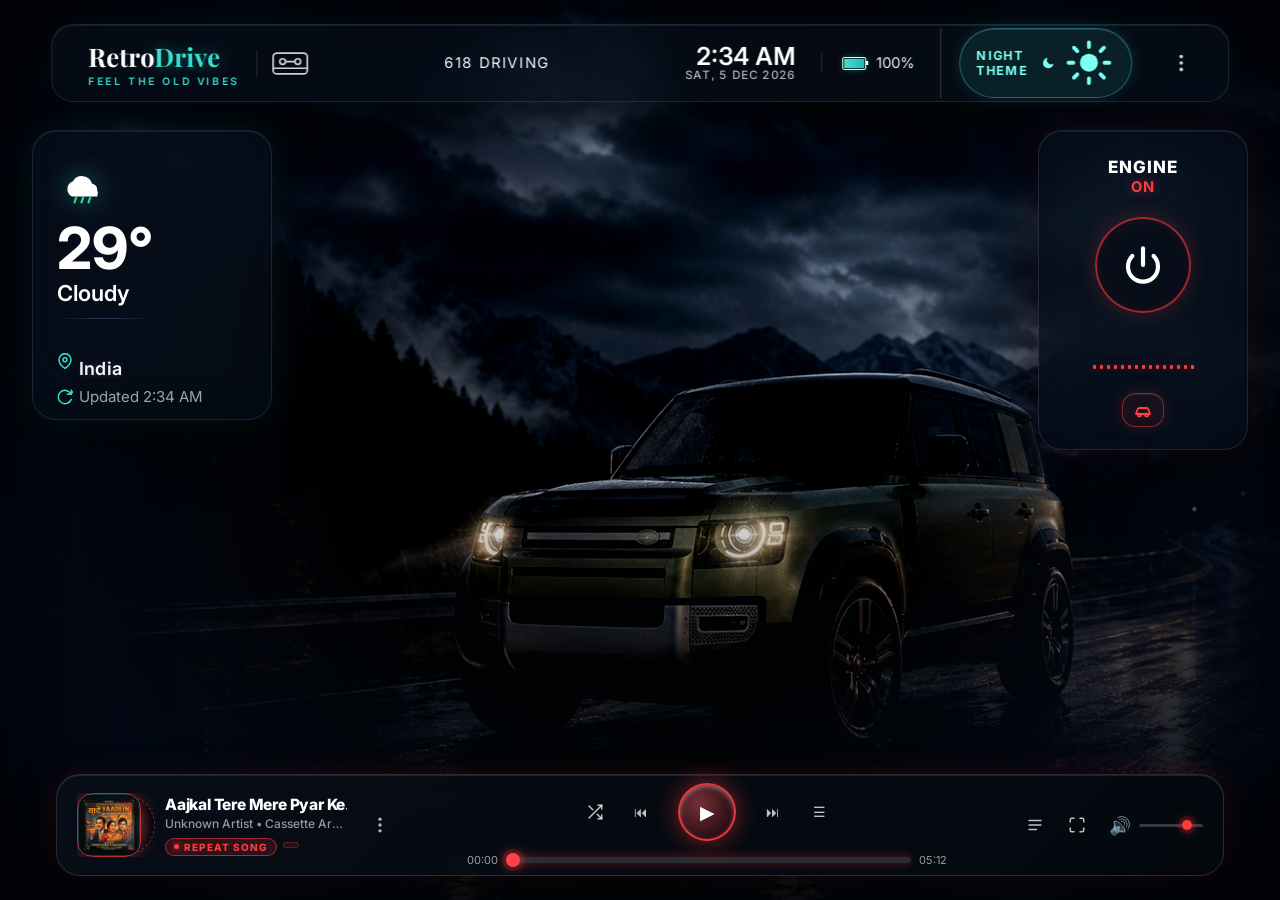
<file: index.html>
﻿<!DOCTYPE html>
<html lang="en">

<head>
  <!-- Google tag (gtag.js) -->
  <script async src="https://www.googletagmanager.com/gtag/js?id=G-3RVC4DVHZZ"></script>
  <script>
    window.dataLayer = window.dataLayer || [];
    function gtag() { dataLayer.push(arguments); }
    gtag('js', new Date());

    gtag('config', 'G-3RVC4DVHZZ');
  </script>
  <meta charset="UTF-8">
  <meta name="viewport" content="width=device-width, initial-scale=1.0, viewport-fit=cover, interactive-widget=resizes-content">
  <title>RetroDrive Defender &#8211; Cinematic Retro Music Experience</title>
  <meta name="description"
    content="A premium cinematic website. Late-night highway drive in a real olive green Land Rover Defender while retro old Hindi songs play. Luxury automotive ad meets cassette-era music.">
  <link rel="preconnect" href="https://fonts.googleapis.com">
  <link rel="preconnect" href="https://fonts.gstatic.com" crossorigin>
  <link rel="preconnect" href="https://yahvtknxmmanxaepxzry.supabase.co">
  <link rel="preconnect" href="https://api.open-meteo.com">
  <link rel="preconnect" href="https://geocoding-api.open-meteo.com">
  <link rel="preconnect" href="https://ipwho.is" crossorigin>
  <link rel="preload" as="style"
    href="https://fonts.googleapis.com/css2?family=Cormorant+Garamond:ital,wght@0,400;0,600;0,700;1,400&family=Playfair+Display:ital,wght@0,400;0,600;0,700;1,400&family=Inter:wght@300;400;500;600;700&family=Poppins:wght@300;400;500;600;700&display=swap">
  <link
    href="https://fonts.googleapis.com/css2?family=Cormorant+Garamond:ital,wght@0,400;0,600;0,700;1,400&family=Playfair+Display:ital,wght@0,400;0,600;0,700;1,400&family=Inter:wght@300;400;500;600;700&family=Poppins:wght@300;400;500;600;700&display=swap"
    rel="stylesheet" media="print" onload="this.media='all'">
  <noscript>
    <link rel="stylesheet"
      href="https://fonts.googleapis.com/css2?family=Cormorant+Garamond:ital,wght@0,400;0,600;0,700;1,400&family=Playfair+Display:ital,wght@0,400;0,600;0,700;1,400&family=Inter:wght@300;400;500;600;700&family=Poppins:wght@300;400;500;600;700&display=swap">
  </noscript>
  <link rel="preload" as="image" href="assets/cinematic-defender-hero.png" fetchpriority="high">
  <link rel="preload" as="image" href="assets/album-placeholder.png">
  <link rel="icon" href="data:,">
  <link rel="stylesheet" href="css/main.css">
  <link rel="stylesheet" href="css/drive-profile.css">
</head>

<body data-auto-track-open="true">
  <audio id="audio" preload="auto"></audio>

  <!-- LOADING OVERLAY -->
  <div id="loading-overlay" class="loading-overlay">
    <div class="loading-spinner"></div>
    <div class="loading-text">Loading playlist...</div>
  </div>

  <div id="scene">
    <div class="stars-bg"><canvas id="stars-canvas"></canvas></div>
    <div id="hero-backdrop" aria-hidden="true"></div>
    <div id="road-reflect" aria-hidden="true"></div>
    <div id="mtn-layer" aria-hidden="true"></div>
    <div id="sport-ambient" class="sport-ambient" aria-hidden="true"></div>
    <div id="sport-bloom" class="sport-bloom" aria-hidden="true"></div>
    <div id="sport-car-fx" aria-hidden="true"></div>
    <div id="sport-frame" aria-hidden="true"></div>
    <div id="mobile-car-hero" aria-hidden="true">
      <img id="mobile-car-hero-img" src="assets/cinematic-defender-hero.png" alt="" draggable="false" loading="eager"
        decoding="async" />
    </div>
    <canvas id="webgl-canvas"></canvas>

    <canvas id="dust-canvas"></canvas>
    <div class="fog-layer"></div>
    <canvas id="grain-canvas"></canvas>
    <div class="vignette"></div>

    <canvas id="rain-canvas"></canvas>

    <!-- TOP HUD -->
    <div id="top-hud" class="panel">
      <div id="hud-run-strip" class="hud-run-strip" aria-hidden="true"></div>
      <div class="top-left-logo">
        <div>
          <div class="logo-title">Retro<span>Drive</span></div>
          <div class="logo-sub">Feel the Old Vibes</div>
        </div>
        <svg class="cassette-hud-icon" viewBox="0 0 40 26" fill="none" stroke="currentColor" stroke-width="1.8"
          stroke-linecap="round" stroke-linejoin="round">
          <rect x="2" y="2" width="36" height="22" rx="4" />
          <line x1="2" y1="18" x2="38" y2="18" />
          <circle cx="12" cy="11" r="3" />
          <circle cx="28" cy="11" r="3" />
          <path d="M16 11h8" />
        </svg>
      </div>

      <button class="car-selector-btn hud-car-btn" id="hud-car-btn" type="button" onclick="toggleCarSelector(event)"
        aria-label="Select car">
        <svg viewBox="0 0 24 24" fill="none" aria-hidden="true">
          <path d="M5 16h14l-1.5-4.5A2.2 2.2 0 0 0 15.4 10H8.6a2.2 2.2 0 0 0-2.1 1.5L5 16Z" stroke="currentColor"
            stroke-width="1.8" stroke-linejoin="round" />
          <path
            d="M7 16v2M17 16v2M8.5 18.5a1.5 1.5 0 1 0 0-3 1.5 1.5 0 0 0 0 3ZM15.5 18.5a1.5 1.5 0 1 0 0-3 1.5 1.5 0 0 0 0 3Z"
            stroke="currentColor" stroke-width="1.8" stroke-linecap="round" />
        </svg>
      </button>

      <div class="driver-count" aria-live="polite">
        <div class="driver-count-inner">
          <span class="driver-dot"></span>
          <span id="driver-count-text">620 DRIVING</span>
        </div>
        <span class="driver-clock" id="driver-clock">3:24 PM</span>
      </div>

      <div class="top-right-telemetry">
        <div class="clock-box">
          <div class="clock-time" id="clock">10:45 PM</div>
          <div class="clock-date" id="date-lbl">FRI, 23 MAY 2025</div>
        </div>
        <div class="battery-box">
          <div class="battery-icon-fill">
            <div class="battery-level"></div>
          </div>
          <span id="battery-text">--%</span>
        </div>
        <div class="mode-controls">
          <label class="mode-chip" title="Switch the overall theme">
            <span id="theme-mode-label">NIGHT THEME</span>
            <input id="theme-mode-toggle" type="checkbox" onchange="toggleThemeMode(this.checked)">
            <svg class="moon-icon" viewBox="0 0 24 24" fill="currentColor">
              <path d="M21 12.79A9 9 0 1 1 11.21 3 7 7 0 0 0 21 12.79z" />
            </svg>
            <svg class="sun-icon" viewBox="0 0 24 24" fill="currentColor">
              <circle cx="12" cy="12" r="4.2" />
              <path
                d="M12 2.5v2.2M12 19.3v2.2M2.5 12h2.2M19.3 12h2.2M5 5l1.55 1.55M17.45 17.45L19 19M19 5l-1.55 1.55M6.55 17.45L5 19"
                stroke="currentColor" stroke-width="1.8" stroke-linecap="round" fill="none" />
            </svg>
          </label>
        </div>
        <!-- Header Menu Icon -->
        <svg class="header-menu-icon" viewBox="0 0 24 24" fill="currentColor">
          <circle cx="12" cy="5" r="2" />
          <circle cx="12" cy="12" r="2" />
          <circle cx="12" cy="19" r="2" />
        </svg>
      </div>
    </div>

    <!-- WEATHER WIDGET -->
    <div id="default-weather-card" class="panel">
      <div class="weather-icon-container">
        <svg class="weather-cloud-svg" viewBox="0 0 64 64">
          <path d="M46 38a8 8 0 0 0-6.06-7.73 12 12 0 0 0-21.7-2.65 9.5 9.5 0 0 0-1.24 17.38h29a8 8 0 0 0 0-7z"
            fill="#ffffff" />
          <line x1="22" y1="46" x2="20" y2="52" stroke="var(--accent)" stroke-width="2.5" stroke-linecap="round" />
          <line x1="30" y1="46" x2="28" y2="52" stroke="var(--accent)" stroke-width="2.5" stroke-linecap="round" />
          <line x1="38" y1="46" x2="36" y2="52" stroke="var(--accent)" stroke-width="2.5" stroke-linecap="round" />
        </svg>
      </div>
      <div class="weather-info">
        <div class="default-weather-temp">29&deg;</div>
        <div class="default-weather-desc">Partly cloudy</div>
      </div>
      <div class="weather-meta">
        <div class="weather-meta-item location-item" title="Tap to re-check your location">
          <svg class="pin-icon" viewBox="0 0 24 24" fill="none" stroke="var(--accent)" stroke-width="2.2"
            stroke-linecap="round" stroke-linejoin="round">
            <path d="M21 10c0 7-9 13-9 13s-9-6-9-13a9 9 0 0 1 18 0z" />
            <circle cx="12" cy="10" r="3" />
          </svg>
          <span class="default-weather-city">Phaltan</span>
        </div>
        <div class="weather-meta-item update-item">
          <svg class="refresh-icon" viewBox="0 0 24 24" fill="none" stroke="var(--accent)" stroke-width="2.2"
            stroke-linecap="round" stroke-linejoin="round">
            <path d="M21.5 2v6h-6M21.34 15.57a10 10 0 1 1-.57-8.38l5.67-5.67" />
          </svg>
          <span>Updated 3:23 PM</span>
        </div>
      </div>
    </div>

    <!-- ENGINE CARD -->
    <div id="engine-side-card" class="panel">
      <div class="engine-side-title">ENGINE <span id="engine-side-state" class="engine-side-state">ON</span></div>
      <button class="engine-side-power" id="engine-power-btn" type="button" onclick="toggleEngineSound()"
        aria-label="Toggle engine sound">
        <svg viewBox="0 0 24 24" fill="none" stroke="currentColor" stroke-width="2.5" stroke-linecap="round"
          stroke-linejoin="round" style="width: 40px; height: 40px;">
          <path d="M18.36 6.64a9 9 0 1 1-12.73 0"></path>
          <line x1="12" y1="2" x2="12" y2="12"></line>
        </svg>
      </button>

      <!-- Engine Waveform visualizer -->
      <div class="engine-waveform active" id="engine-waveform">
        <span class="wave-bar"></span>
        <span class="wave-bar"></span>
        <span class="wave-bar"></span>
        <span class="wave-bar"></span>
        <span class="wave-bar"></span>
        <span class="wave-bar"></span>
        <span class="wave-bar"></span>
        <span class="wave-bar"></span>
        <span class="wave-bar"></span>
        <span class="wave-bar"></span>
        <span class="wave-bar"></span>
        <span class="wave-bar"></span>
        <span class="wave-bar"></span>
        <span class="wave-bar"></span>
        <span class="wave-bar"></span>
      </div>

      <!-- Sport Mode rocket quick-exit: lives inside the Engine card beneath
           the waveform. Hidden completely while Sport Mode is OFF; shown as a
           glass circle with a red glow while ON. Clicking exits Sport Mode. -->
      <button class="sport-rocket-btn" id="sport-rocket-btn" type="button" aria-label="Turn off Sport Mode"
        title="Sport Mode">
        <svg viewBox="0 0 24 24" fill="none" stroke="currentColor" stroke-width="1.8" stroke-linecap="round"
          stroke-linejoin="round" aria-hidden="true">
          <path d="M4.5 16.5c-1.5 1.26-2 5-2 5s3.74-.5 5-2c.71-.84.7-2.13-.09-2.91a2.18 2.18 0 0 0-2.91-.09z" />
          <path d="M12 15l-3-3a22 22 0 0 1 2-3.95A12.88 12.88 0 0 1 22 2c0 2.72-.78 7.5-6 11a22.35 22.35 0 0 1-4 2z" />
          <path d="M9 12H4s.55-3.03 2-4c1.62-1.08 5 0 5 0" />
          <path d="M12 15v5s3.03-.55 4-2c1.08-1.62 0-5 0-5" />
        </svg>
      </button>

      <button class="car-selector-btn" id="car-selector-btn" type="button" onclick="toggleCarSelector(event)"
        aria-label="Select car">
        <svg viewBox="0 0 24 24" fill="none" aria-hidden="true">
          <path d="M5 16h14l-1.5-4.5A2.2 2.2 0 0 0 15.4 10H8.6a2.2 2.2 0 0 0-2.1 1.5L5 16Z" stroke="currentColor"
            stroke-width="1.8" stroke-linejoin="round" />
          <path
            d="M7 16v2M17 16v2M8.5 18.5a1.5 1.5 0 1 0 0-3 1.5 1.5 0 0 0 0 3ZM15.5 18.5a1.5 1.5 0 1 0 0-3 1.5 1.5 0 0 0 0 3Z"
            stroke="currentColor" stroke-width="1.8" stroke-linecap="round" />
        </svg>
      </button>
    </div>

    <button class="car-selector-btn engine-car-btn" id="engine-car-btn" type="button" onclick="toggleCarSelector(event)"
      aria-label="Select car">
      <svg viewBox="0 0 24 24" fill="none" aria-hidden="true">
        <path d="M5 16h14l-1.5-4.5A2.2 2.2 0 0 0 15.4 10H8.6a2.2 2.2 0 0 0-2.1 1.5L5 16Z" stroke="currentColor"
          stroke-width="1.8" stroke-linejoin="round" />
        <path
          d="M7 16v2M17 16v2M8.5 18.5a1.5 1.5 0 1 0 0-3 1.5 1.5 0 0 0 0 3ZM15.5 18.5a1.5 1.5 0 1 0 0-3 1.5 1.5 0 0 0 0 3Z"
          stroke="currentColor" stroke-width="1.8" stroke-linecap="round" />
      </svg>
    </button>

    <aside id="car-selector-popup" aria-label="Car selector">
      <div class="car-sheet-title">CHOOSE YOUR RIDE</div>
      <div id="car-selector-list"></div>
      <div class="car-sheet-actions">
        <button type="button" class="car-sheet-btn" onclick="closeCarSelector()">Cancel</button>
        <button type="button" class="car-sheet-btn car-sheet-btn-primary" onclick="confirmCarSelection()">Select
          Car</button>
      </div>
    </aside>

    <aside id="pl-tray" aria-label="Playlist">
      <div id="pl-tray-inner"></div>
    </aside>

    <!-- BOTTOM MUSIC PLAYER -->
    <div id="bottom-container" class="panel">
      <!-- Premium animated FX: ambient red glow, glass shine sweep, glossy neon border -->
      <div id="player-glow" class="player-fx"></div>
      <div id="player-shine" class="player-fx"></div>
      <div id="player-neon" class="player-fx"></div>
      <div class="player-track-info">
        <div class="player-album-cover-wrap">
          <img class="player-album-cover" src="assets/album-placeholder.png" alt="Album Cover" id="album-cover-img"
            width="64" height="64" loading="eager" decoding="async"
            onerror="this.onerror=null;this.src='assets/album-placeholder.png';">
          <div class="player-vinyl-disc" id="vinyl"></div>
        </div>
        <div class="player-title-artist">
          <div class="player-song-title">
            <span id="now-title">Aajkal Tere Mere Pyar Ke...</span>
            <button class="heart-btn" title="Add to Favorites">&#9825;</button>
          </div>
          <div class="player-song-artist" id="now-artist">Unknown Artist &bull; Cassette Archive</div>
          <div class="player-badges">
            <span class="player-badge" id="repeat-indicator"><span class="repeat-dot"></span>REPEAT SONG</span>
            <span class="player-badge" id="sleep-countdown" hidden></span>
          </div>
        </div>
        <!-- Player Menu Icon (three-dot luxury control panel) -->
        <button class="player-menu-icon" type="button" onclick="togglePlayerMenu(event)" aria-label="Player menu"
          title="Player menu">
          <svg viewBox="0 0 24 24" fill="currentColor">
            <circle cx="12" cy="5" r="2" />
            <circle cx="12" cy="12" r="2" />
            <circle cx="12" cy="19" r="2" />
          </svg>
        </button>
      </div>

      <div class="player-controls-wrap">
        <div class="player-btn-row">
          <button class="player-btn" id="btn-shuf2" title="Shuffle" aria-label="Shuffle" onclick="toggleShuf()">
            <svg viewBox="0 0 24 24" fill="none" stroke="currentColor" stroke-width="2" stroke-linecap="round"
              stroke-linejoin="round" style="width: 18px; height: 18px; display: block; margin: auto;">
              <polyline points="16 3 21 3 21 8"></polyline>
              <line x1="4" y1="20" x2="21" y2="3"></line>
              <polyline points="21 16 21 21 16 21"></polyline>
              <line x1="15" y1="15" x2="21" y2="21"></line>
              <line x1="4" y1="4" x2="9" y2="9"></line>
            </svg>
          </button>
          <button class="player-btn" title="Previous" aria-label="Previous track" onclick="prevTrack()">&#9198;</button>
          <button class="player-btn player-play-btn" id="btn-pp" title="Play/Pause" aria-label="Play or pause"
            onclick="togglePP()">&#9654;</button>
          <button class="player-btn" title="Next" aria-label="Next track" onclick="nextTrack()">&#9197;</button>
          <button class="player-btn" id="btn-queue" title="Playlist" aria-label="Open playlist"
            onclick="togglePlaylistTray()">&#9776;</button>
        </div>
        <div class="player-seek-row">
          <span id="t-cur">00:00</span>
          <input type="range" id="seek" class="player-seek-bar" value="0" min="0" max="100" oninput="onSeek(this.value)"
            aria-label="Seek position">
          <span id="t-dur">05:12</span>
        </div>
      </div>

      <div class="player-right-controls">
        <div class="player-mini-actions">
          <button class="playlist-fab" id="playlist-fab" title="Toggle playlist" onclick="togglePlaylistTray()">
            <svg viewBox="0 0 24 24" fill="none" aria-hidden="true">
              <path d="M4 6h16M4 12h16M4 18h10" stroke="currentColor" stroke-width="1.8" stroke-linecap="round"></path>
            </svg>
          </button>
          <button class="playlist-fab" id="fullscreen-fab" title="Fullscreen" onclick="toggleFullscreen()">
            <svg viewBox="0 0 24 24" fill="none" stroke="currentColor" stroke-width="2" stroke-linecap="round"
              stroke-linejoin="round" width="18" height="18">
              <path d="M8 3H5a2 2 0 0 0-2 2v3m18 0V5a2 2 0 0 0-2-2h-3m0 18h3a2 2 0 0 0 2-2v-3M3 16v3a2 2 0 0 0 2 2h3">
              </path>
            </svg>
          </button>
        </div>
        <div class="vol-wrap" style="display:flex; align-items:center; gap:8px;">
          <span class="vol-icon" id="vol-icon" onclick="toggleMute()"
            style="font-size:1.1rem; cursor:pointer;">&#128266;</span>
          <input type="range" id="vol" class="player-volume-slider" value="80" min="0" max="100"
            oninput="setVol(this.value)" aria-label="Volume">
        </div>
        <canvas id="vis-canvas"></canvas>
      </div>
    </div>

    <!-- PREMIUM THREE-DOT MENU: glass popup (desktop) / glass bottom sheet (mobile) -->
    <div id="player-menu-scrim" class="player-menu-scrim" onclick="closePlayerMenu()"></div>
    <aside id="player-menu" class="player-menu" aria-label="Player menu">
      <div id="pm-main" class="pm-view active">
        <div class="pm-title">Player Controls</div>
        <button type="button" class="pm-item" onclick="setRepeatSong()">
          <span class="pm-ico">&#128257;</span>
          <span class="pm-label">Repeat Song</span>
          <span class="pm-state" id="pm-state-repeat">Off</span>
        </button>
        <button type="button" class="pm-item" onclick="setPlayerMenuView('sleep')">
          <span class="pm-ico">&#9201;</span>
          <span class="pm-label">Sleep Timer</span>
          <span class="pm-state" id="pm-state-sleep">Off</span>
        </button>
        <button type="button" class="pm-item" onclick="toggleSportMode()">
          <span class="pm-ico">&#128640;</span>
          <span class="pm-label">Sport Mode</span>
          <span class="pm-state" id="pm-state-sport">Off</span>
        </button>
        <button type="button" class="pm-item" onclick="toggleFullscreen()">
          <span class="pm-ico">&#9974;</span>
          <span class="pm-label">Fullscreen</span>
          <span class="pm-state">Toggle</span>
        </button>
        <button type="button" class="pm-item" onclick="downloadSong()">
          <span class="pm-ico">&#11015;</span>
          <span class="pm-label">Download Song</span>
          <span class="pm-state pm-state-download" id="pm-state-download">Save</span>
        </button>
        <button type="button" class="pm-item" onclick="openInSpotify()">
          <span class="pm-ico">&#9835;</span>
          <span class="pm-label">Open in Spotify</span>
          <span class="pm-state">Open</span>
        </button>
      </div>
      <div id="pm-sleep" class="pm-view">
        <div class="pm-title">Sleep Timer</div>
        <button type="button" class="pm-item" onclick="startSleepTimer(10)"><span class="pm-ico">&#9201;</span><span
            class="pm-label">10 Minutes</span></button>
        <button type="button" class="pm-item" onclick="startSleepTimer(30)"><span class="pm-ico">&#9201;</span><span
            class="pm-label">30 Minutes</span></button>
        <button type="button" class="pm-item" onclick="startSleepTimer(60)"><span class="pm-ico">&#9201;</span><span
            class="pm-label">60 Minutes</span></button>
        <button type="button" class="pm-item" onclick="startSleepTimer(90)"><span class="pm-ico">&#9201;</span><span
            class="pm-label">90 Minutes</span></button>
        <button type="button" class="pm-item" onclick="openSleepCustom()"><span class="pm-ico">&#9993;</span><span
            class="pm-label">Custom Timer</span></button>
        <button type="button" class="pm-item pm-danger" onclick="cancelSleepTimer()"><span
            class="pm-ico">&#10005;</span><span class="pm-label">Cancel Timer</span></button>
        <button type="button" class="pm-item pm-back" onclick="setPlayerMenuView('main')"><span
            class="pm-ico">&#8592;</span><span class="pm-label">Back</span></button>
      </div>
    </aside>

    <!-- CUSTOM SLEEP TIMER MODAL -->
    <div id="sleep-custom-modal" class="sleep-custom-modal">
      <div class="sleep-custom-card">
        <div class="pm-title" style="border-bottom:0; padding:0 0 10px;">Custom Timer</div>
        <div class="sleep-custom-row">
          <div class="sleep-custom-field">
            <label for="sleep-hours">Hours</label>
            <input id="sleep-hours" type="number" min="0" max="23" value="0" inputmode="numeric">
          </div>
          <div class="sleep-custom-field">
            <label for="sleep-mins">Minutes</label>
            <input id="sleep-mins" type="number" min="0" max="59" value="25" inputmode="numeric">
          </div>
        </div>
        <div class="sleep-custom-actions">
          <button type="button" class="car-sheet-btn" onclick="closeSleepCustom()">Cancel</button>
          <button type="button" class="car-sheet-btn car-sheet-btn-primary" onclick="startSleepCustom()">Start
            Timer</button>
        </div>
      </div>
    </div>

    <!-- INTRO OVERLAY -->
    <div id="intro">
      <div class="intro-dash-glow"></div>
      <div class="intro-ring-wrap">
        <div class="intro-ring-outer"></div>
        <div class="intro-ring"></div>
        <div class="intro-ring-inner"></div>
        <button class="start-btn" onclick="ignite()">
          <span style="font-size:1.55rem;">&#128488;</span>
          <span>START ENGINE</span>
        </button>
      </div>
      <div class="intro-title">RetroDrive Defender</div>
      <div class="intro-sub">Click to ignite &amp; begin your drive</div>
    </div>

    <!-- Playlist source: songs.csv (single source of truth) -->


    <script src="js/state.js"></script>
    <script src="js/utils.js"></script>
    <script src="js/storage.js"></script>
    <script src="js/analytics-supabase.js"></script>
    <script src="js/analytics-tracker.js"></script>
    <script src="js/profile-data.js"></script>
    <script src="js/player.js"></script>
    <script src="js/wakelock.js"></script>
    <script src="js/playlist.js"></script>
    <script src="js/cars.js"></script>
    <script src="js/ui.js"></script>
    <script src="js/fullscreen.js"></script>
    <script src="js/drive-profile.js"></script>
    <script src="js/app.js"></script>
</body>

</html>
</file>
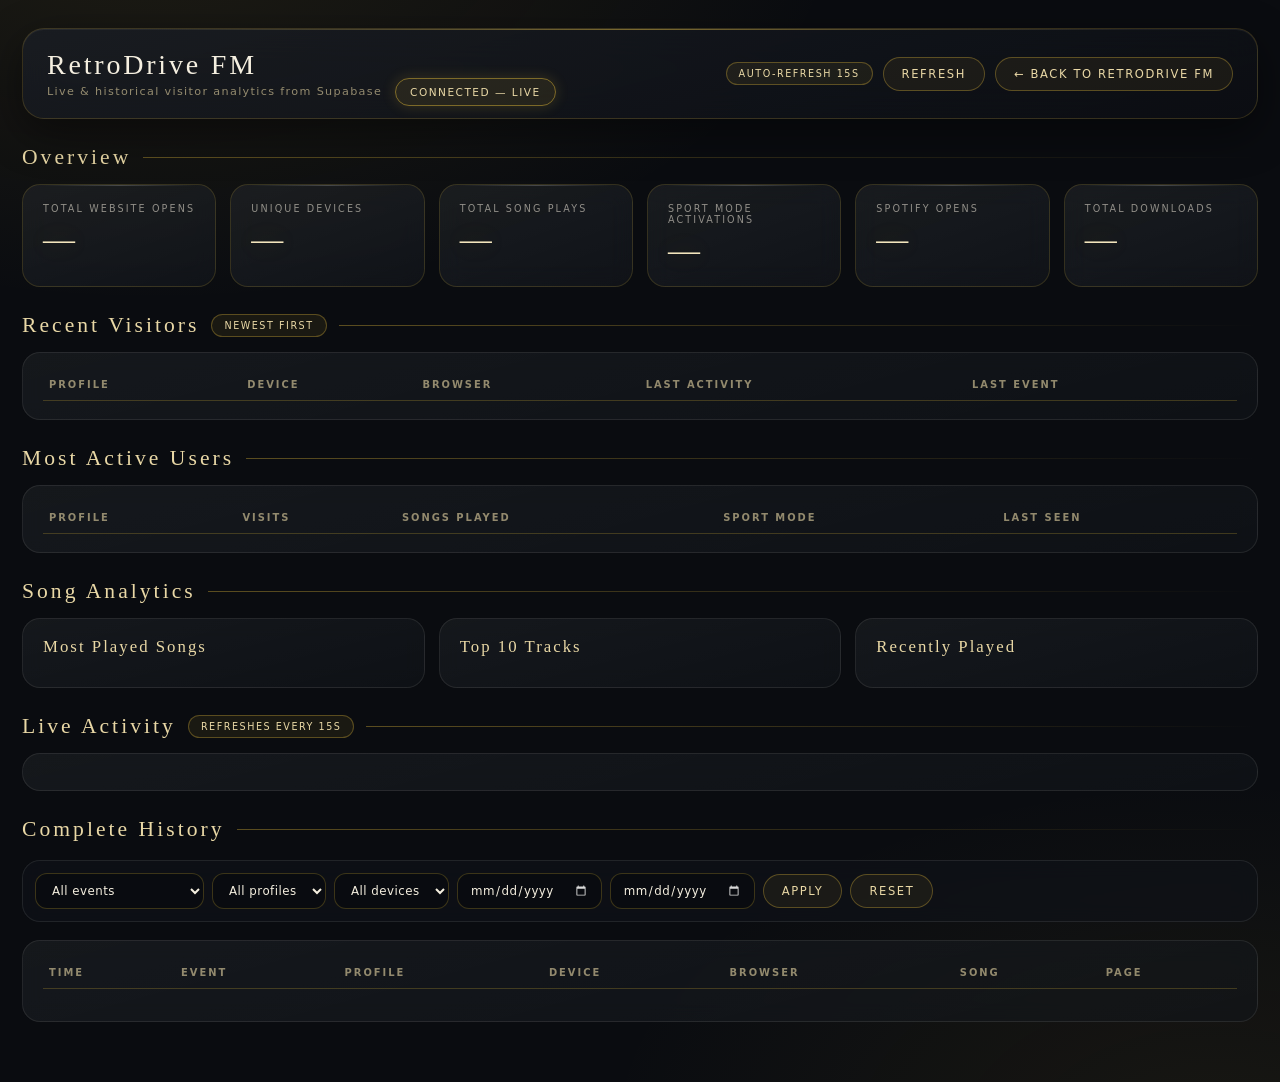
<file: analytics.html>
<!DOCTYPE html>
<html lang="en">
<head>
  <meta charset="UTF-8">
  <meta name="viewport" content="width=device-width, initial-scale=1.0">
  <meta name="robots" content="noindex, nofollow">
  <link rel="icon" href="data:,">
  <title>RetroDrive FM — Analytics</title>
  <link rel="stylesheet" href="css/analytics.css">
</head>
<body>
  <main class="page">
    <header class="dash-header">
      <div class="dash-title">
        <h1>RetroDrive FM</h1>
        <p>Live &amp; historical visitor analytics from Supabase <span id="conn-status" class="status-chip status-off">Connecting…</span></p>
      </div>
      <div class="dash-actions">
        <span class="auto-chip">auto-refresh 15s</span>
        <button id="refresh-btn" class="ghost-btn" type="button">Refresh</button>
        <a class="ghost-btn" href="index.html">&larr; Back to RetroDrive FM</a>
      </div>
    </header>

    <div id="setup-card" class="setup-card" hidden>
      <h2>Analytics not configured yet</h2>
      <p>Paste the Supabase <strong>anon public key</strong> into <code>js/analytics-supabase.js</code>
        (Project Settings &rarr; API). The tracker records visitor events anonymously and the
        dashboard reads the same <code>visitor_events</code> table through the anon key only.</p>
    </div>

    <section id="overview-section" class="section">
      <div class="section-head">
        <h2>Overview</h2>
      </div>
      <div class="kpi-grid">
        <div class="kpi-card"><span class="kpi-label">Total Website Opens</span><span id="kpi-opens" class="kpi-value">—</span></div>
        <div class="kpi-card"><span class="kpi-label">Unique Devices</span><span id="kpi-devices" class="kpi-value">—</span></div>
        <div class="kpi-card"><span class="kpi-label">Total Song Plays</span><span id="kpi-plays" class="kpi-value">—</span></div>
        <div class="kpi-card"><span class="kpi-label">Sport Mode Activations</span><span id="kpi-sport" class="kpi-value">—</span></div>
        <div class="kpi-card"><span class="kpi-label">Spotify Opens</span><span id="kpi-spotify" class="kpi-value">—</span></div>
        <div class="kpi-card"><span class="kpi-label">Total Downloads</span><span id="kpi-downloads" class="kpi-value">—</span></div>
      </div>
    </section>

    <section class="section">
      <div class="section-head">
        <h2>Recent Visitors</h2>
        <span class="auto-chip">newest first</span>
      </div>
      <div class="panel">
        <table class="stat-table">
          <thead>
            <tr><th>Profile</th><th>Device</th><th>Browser</th><th>Last Activity</th><th>Last Event</th></tr>
          </thead>
          <tbody id="recent-visitors"></tbody>
        </table>
      </div>
    </section>

    <section class="section">
      <div class="section-head">
        <h2>Most Active Users</h2>
      </div>
      <div class="panel">
        <table class="stat-table">
          <thead>
            <tr><th>Profile</th><th>Visits</th><th>Songs Played</th><th>Sport Mode</th><th>Last Seen</th></tr>
          </thead>
          <tbody id="active-users"></tbody>
        </table>
      </div>
    </section>

    <section class="section">
      <div class="section-head">
        <h2>Song Analytics</h2>
      </div>
      <div class="panel-grid">
        <section class="panel">
          <h2>Most Played Songs</h2>
          <table class="stat-table"><tbody id="songs-most"></tbody></table>
        </section>
        <section class="panel">
          <h2>Top 10 Tracks</h2>
          <table class="stat-table"><tbody id="songs-top10"></tbody></table>
        </section>
        <section class="panel">
          <h2>Recently Played</h2>
          <table class="stat-table"><tbody id="songs-recent"></tbody></table>
        </section>
      </div>
    </section>

    <section class="section">
      <div class="section-head">
        <h2>Live Activity</h2>
        <span class="auto-chip">refreshes every 15s</span>
      </div>
      <div class="panel">
        <ul id="live-feed" class="live-feed"></ul>
      </div>
    </section>

    <section class="section">
      <div class="section-head">
        <h2>Complete History</h2>
      </div>
      <div class="filter-bar" id="history-filters">
        <select id="filter-event" class="dash-select" aria-label="Filter by event type">
          <option value="">All events</option>
        </select>
        <select id="filter-profile" class="dash-select" aria-label="Filter by profile name">
          <option value="">All profiles</option>
        </select>
        <select id="filter-device" class="dash-select" aria-label="Filter by device type">
          <option value="">All devices</option>
          <option value="mobile">Mobile</option>
          <option value="tablet">Tablet</option>
          <option value="desktop">Desktop</option>
        </select>
        <input type="date" id="filter-from" class="dash-input" aria-label="From date">
        <input type="date" id="filter-to" class="dash-input" aria-label="To date">
        <button id="filter-apply" class="ghost-btn" type="button">Apply</button>
        <button id="filter-reset" class="ghost-btn" type="button">Reset</button>
      </div>
      <div class="panel">
        <table class="stat-table">
          <thead>
            <tr><th>Time</th><th>Event</th><th>Profile</th><th>Device</th><th>Browser</th><th>Song</th><th>Page</th></tr>
          </thead>
          <tbody id="history-rows"></tbody>
        </table>
        <div class="more-row">
          <button id="history-more" class="ghost-btn" type="button" hidden>Load more</button>
        </div>
      </div>
    </section>
  </main>

  <script src="js/analytics-supabase.js"></script>
  <script src="js/analytics-dashboard.js"></script>
</body>
</html>
</file>
<file: css/main.css>
/* RetroDrive FM - main.css
   Import order matters: variables -> layout -> player -> sidebar -> animations -> responsive */
@import url("variables.css");
@import url("layout.css");
@import url("player.css");
@import url("sidebar.css");
@import url("animations.css");
@import url("responsive.css");
</file>
<file: css/drive-profile.css>
/* ==================== DRIVE PROFILE 2.0 — LUXURY PANEL ==================== */
/* Desktop: 380px left side panel. Mobile: 92% bottom sheet, 28px radius.
   Single vertically scrolling dashboard. Gold/champagne on piano black
   glass, with a carbon/red sports mode. GPU-friendly animation set,
   ambient effects pause while the panel is closed. */

:root {
  --dp-gold: #d4af37;
  --dp-gold-soft: #e9d8a6;
  --dp-gold-deep: #9a7b1e;
  --dp-ink: #0b0d12;
  --dp-ink-2: #11151c;
  --dp-line: rgba(212, 175, 55, 0.22);
  --dp-text: #f5efe0;
  --dp-dim: rgba(245, 239, 224, 0.55);
  --dp-red: #e62429;
}

.drive-profile {
  position: fixed;
  inset: 0;
  z-index: 10000;
  pointer-events: none;
  visibility: hidden;
  opacity: 0;
  transition: visibility 0s 0.45s, opacity 0.45s ease;
}

.drive-profile.open {
  visibility: visible;
  opacity: 1;
  transition: opacity 0.45s ease;
  pointer-events: auto;
}

.dp-scrim {
  position: absolute;
  inset: 0;
  background: rgba(4, 5, 8, 0.55);
  backdrop-filter: blur(6px);
  -webkit-backdrop-filter: blur(6px);
}

.dp-panel {
  position: absolute;
  top: 0;
  left: 0;
  width: 380px;
  height: 100%;
  background:
    radial-gradient(120% 60% at 0% 0%, rgba(212, 175, 55, 0.09), transparent 55%),
    linear-gradient(168deg, #131720, #0b0d12 65%);
  border-right: 1px solid var(--dp-line);
  box-shadow: 18px 0 70px rgba(0, 0, 0, 0.6), inset -1px 0 0 rgba(255, 255, 255, 0.05);
  transform: translateX(-102%);
  transition: transform 0.45s cubic-bezier(0.32, 0.72, 0.28, 1);
  will-change: transform;
  display: flex;
  flex-direction: column;
  overflow: hidden;
}

.drive-profile.open .dp-panel { transform: translateX(0); }

.dp-panel.sport {
  background:
    radial-gradient(120% 60% at 0% 0%, rgba(230, 36, 41, 0.1), transparent 55%),
    linear-gradient(168deg, #171112, #0b0b0d 65%);
  border-right-color: rgba(230, 36, 41, 0.3);
}

/* ---------- header ---------- */

.dp-hd {
  position: relative;
  z-index: 3;
  display: flex;
  align-items: center;
  justify-content: space-between;
  gap: 10px;
  padding: 16px 18px;
  border-bottom: 1px solid var(--dp-line);
  background: linear-gradient(180deg, rgba(19, 23, 32, 0.95), rgba(11, 13, 18, 0.85));
  backdrop-filter: blur(14px);
  -webkit-backdrop-filter: blur(14px);
}

.dp-hd-left { display: flex; flex-direction: column; gap: 1px; min-width: 0; }

.dp-hd-kicker {
  font-size: 0.55rem;
  letter-spacing: 0.32em;
  color: var(--dp-gold);
  text-transform: uppercase;
}

.dp-hd-name {
  margin: 0;
  font-family: 'Cormorant Garamond', Georgia, serif;
  font-weight: 500;
  font-size: 1.05rem;
  letter-spacing: 0.2em;
  color: var(--dp-text);
}

.dp-hd-actions { display: flex; align-items: center; gap: 12px; flex-shrink: 0; }

.dp-sport-toggle { display: flex; align-items: center; gap: 7px; cursor: pointer; }

.dp-sport-toggle input { position: absolute; opacity: 0; width: 0; height: 0; }

.dp-sport-track {
  width: 38px;
  height: 20px;
  border-radius: 999px;
  border: 1px solid rgba(245, 239, 224, 0.2);
  background: rgba(255, 255, 255, 0.05);
  position: relative;
  transition: border-color 0.3s, box-shadow 0.3s, background 0.3s;
}

.dp-sport-thumb {
  position: absolute;
  top: 2px;
  left: 2px;
  width: 14px;
  height: 14px;
  border-radius: 50%;
  background: linear-gradient(140deg, #f3e5bd, var(--dp-gold) 60%, var(--dp-gold-deep));
  transition: transform 0.3s cubic-bezier(0.32, 0.72, 0.28, 1);
}

.dp-sport-toggle input:checked + .dp-sport-track {
  border-color: rgba(230, 36, 41, 0.6);
  background: rgba(230, 36, 41, 0.12);
  box-shadow: 0 0 14px rgba(230, 36, 41, 0.35);
}

.dp-sport-toggle input:checked + .dp-sport-track .dp-sport-thumb {
  transform: translateX(18px);
  background: linear-gradient(140deg, #ff9aa0, var(--dp-red) 60%, #7a1418);
}

.dp-sport-label {
  font-size: 0.56rem;
  letter-spacing: 0.24em;
  color: var(--dp-dim);
  transition: color 0.3s;
}

.dp-panel.sport .dp-sport-label { color: #ff9aa0; }

.dp-close {
  display: grid;
  place-items: center;
  width: 32px;
  height: 32px;
  border-radius: 50%;
  border: 1px solid rgba(245, 239, 224, 0.18);
  background: rgba(255, 255, 255, 0.04);
  color: var(--dp-dim);
  cursor: pointer;
  transition: color 0.25s, border-color 0.25s, transform 0.25s, box-shadow 0.25s;
}

.dp-close:hover {
  color: var(--dp-gold-soft);
  border-color: var(--dp-gold);
  transform: rotate(90deg);
  box-shadow: 0 0 14px rgba(212, 175, 55, 0.3);
}

/* ---------- body / scroll ---------- */

.dp-body {
  position: relative;
  flex: 1;
  min-height: 0;
  overflow: hidden;
}

.dp-scroll {
  position: relative;
  z-index: 2;
  height: 100%;
  overflow-y: auto;
  overflow-x: hidden;
  padding: 0 16px 30px;
  scrollbar-width: thin;
  scrollbar-color: rgba(212, 175, 55, 0.4) transparent;
  -webkit-overflow-scrolling: touch;
  overscroll-behavior: contain;
  contain: layout style paint;
}

.dp-scroll::-webkit-scrollbar { width: 5px; }
.dp-scroll::-webkit-scrollbar-thumb { background: rgba(212, 175, 55, 0.35); border-radius: 3px; }

/* ---------- category tabs ---------- */

.dp-tabs {
  position: relative;
  z-index: 3;
  display: flex;
  gap: 6px;
  padding: 10px 16px 12px;
  background: linear-gradient(180deg, rgba(11, 13, 18, 0.95), rgba(11, 13, 18, 0.82));
  border-bottom: 1px solid var(--dp-line);
  backdrop-filter: blur(12px);
  -webkit-backdrop-filter: blur(12px);
}

.dp-tab {
  flex: 1;
  padding: 9px 4px;
  border: none;
  border-radius: 11px;
  background: transparent;
  color: var(--dp-dim);
  font-family: inherit;
  font-size: 0.56rem;
  letter-spacing: 0.16em;
  text-transform: uppercase;
  cursor: pointer;
  white-space: nowrap;
  transition: color 0.25s, background 0.25s, box-shadow 0.25s;
}

.dp-tab:hover { color: var(--dp-gold-soft); }

.dp-tab.active {
  color: #0a0c10;
  background: linear-gradient(140deg, #f3e5bd, var(--dp-gold) 60%, var(--dp-gold-deep));
  box-shadow: 0 4px 14px rgba(212, 175, 55, 0.35);
  font-weight: 600;
}

.dp-tab.dp-sport-tab[hidden] { display: none; }

.dp-panel.sport .dp-tab.active {
  background: linear-gradient(140deg, #ff9aa0, var(--dp-red) 60%, #7a1418);
  box-shadow: 0 4px 14px rgba(230, 36, 41, 0.35);
}

/* ---------- views ---------- */

.dp-views { position: relative; contain: layout style paint; }

.dp-view { display: none; padding-top: 18px; }

.dp-view.active { display: block; animation: dpViewIn 0.35s ease; }

@media (prefers-reduced-motion: reduce) {
  .drive-profile * { animation: none !important; transition-duration: 0.01ms !important; }
}

@keyframes dpViewIn {
  from { opacity: 0; transform: translateY(8px); }
  to { opacity: 1; transform: translateY(0); }
}

.dp-sec-hd {
  margin: 0 0 12px;
  font-family: 'Cormorant Garamond', Georgia, serif;
  font-weight: 500;
  font-size: 0.95rem;
  letter-spacing: 0.22em;
  text-transform: uppercase;
  color: var(--dp-gold-soft);
}

.dp-sec-hd.small {
  display: block;
  font-size: 0.62rem;
  letter-spacing: 0.26em;
  color: var(--dp-dim);
  margin-bottom: 8px;
}

.dp-empty {
  display: block;
  padding: 10px 2px;
  font-size: 0.72rem;
  letter-spacing: 0.08em;
  color: var(--dp-dim);
  font-style: italic;
}

/* ---------- ambient luxury background ---------- */

.dp-ambient {
  position: absolute;
  inset: 0;
  z-index: 0;
  pointer-events: none;
  overflow: hidden;
}

.dp-blob {
  position: absolute;
  border-radius: 50%;
  filter: blur(60px);
  opacity: 0.5;
  will-change: transform;
}

.dp-blob-1 { width: 220px; height: 220px; top: -70px; left: -80px; background: radial-gradient(circle, rgba(212, 175, 55, 0.4), transparent 70%); animation: dpDrift1 14s ease-in-out infinite alternate; }
.dp-blob-2 { width: 180px; height: 180px; bottom: 8%; right: -70px; background: radial-gradient(circle, rgba(212, 175, 55, 0.28), transparent 70%); animation: dpDrift2 18s ease-in-out infinite alternate; }
.dp-blob-3 { width: 130px; height: 130px; top: 42%; left: 30%; background: radial-gradient(circle, rgba(233, 216, 166, 0.16), transparent 70%); animation: dpDrift1 22s ease-in-out infinite alternate-reverse; }

@keyframes dpDrift1 { from { transform: translate(0, 0); } to { transform: translate(40px, 34px); } }
@keyframes dpDrift2 { from { transform: translate(0, 0); } to { transform: translate(-34px, 26px); } }

.dp-wav {
  position: absolute;
  bottom: 10px;
  left: 0;
  right: 0;
  display: flex;
  align-items: flex-end;
  justify-content: center;
  gap: 4px;
  height: 44px;
  opacity: 0.22;
}

.dp-wav-bar {
  width: 3px;
  height: 40%;
  border-radius: 2px;
  background: linear-gradient(180deg, var(--dp-gold-soft), transparent);
  animation: dpWav 1.6s ease-in-out infinite alternate;
}

.dp-wav-bar:nth-child(2n) { animation-delay: 0.3s; }
.dp-wav-bar:nth-child(3n) { animation-delay: 0.6s; }

@keyframes dpWav { from { height: 12%; } to { height: 100%; } }

.dp-dust { position: absolute; inset: 0; }

.dp-dust-p {
  position: absolute;
  width: 2px;
  height: 2px;
  border-radius: 50%;
  background: var(--dp-gold-soft);
  opacity: 0.3;
  animation: dpRise linear infinite;
}

.dp-dust-p:nth-child(1) { left: 12%; bottom: 8%; animation-duration: 11s; }
.dp-dust-p:nth-child(2) { left: 28%; bottom: 4%; animation-duration: 14s; animation-delay: 2s; }
.dp-dust-p:nth-child(3) { left: 44%; bottom: 12%; animation-duration: 12s; animation-delay: 4s; }
.dp-dust-p:nth-child(4) { left: 58%; bottom: 6%; animation-duration: 15s; animation-delay: 1s; }
.dp-dust-p:nth-child(5) { left: 70%; bottom: 10%; animation-duration: 10s; animation-delay: 3s; }
.dp-dust-p:nth-child(6) { left: 82%; bottom: 5%; animation-duration: 13s; animation-delay: 5s; }
.dp-dust-p:nth-child(7) { left: 90%; bottom: 14%; animation-duration: 16s; animation-delay: 6s; }
.dp-dust-p:nth-child(8) { left: 6%; bottom: 16%; animation-duration: 12s; animation-delay: 7s; }

@keyframes dpRise {
  from { transform: translateY(0); opacity: 0; }
  10% { opacity: 0.5; }
  to { transform: translateY(-130px); opacity: 0; }
}

.drive-profile:not(.open) .dp-ambient * { animation-play-state: paused; }

.dp-panel.sport .dp-blob { background: radial-gradient(circle, rgba(230, 36, 41, 0.32), transparent 70%); }
.dp-panel.sport .dp-dust-p { background: #ff9aa0; }

/* ---------- hero ---------- */

.dp-hero {
  position: relative;
  margin-top: 0;
  border-radius: 22px;
  border: 1px solid var(--dp-line);
  background: linear-gradient(165deg, rgba(26, 30, 38, 0.75), rgba(12, 14, 19, 0.85));
  box-shadow: 0 16px 44px rgba(0, 0, 0, 0.45), inset 0 1px 0 rgba(255, 255, 255, 0.06);
  overflow: hidden;
}

.dp-hero-art { position: absolute; inset: 0; }

.dp-hero-car {
  width: 100%;
  height: 100%;
  object-fit: cover;
  opacity: 0.5;
}

.dp-hero-shine {
  position: absolute;
  inset: 0;
  background: linear-gradient(115deg, transparent 35%, rgba(255, 255, 255, 0.08) 45%, transparent 55%);
  transform: translateX(-150%);
  animation: dpShine 6s ease-in-out infinite;
  pointer-events: none;
}

@keyframes dpShine {
  0%, 55% { transform: translateX(-150%); }
  85%, 100% { transform: translateX(150%); }
}

.dp-hero-dark {
  position: absolute;
  inset: 0;
  background: linear-gradient(180deg, rgba(11, 13, 18, 0.28), rgba(11, 13, 18, 0.88));
}

.dp-hero-main {
  position: relative;
  z-index: 1;
  display: flex;
  align-items: center;
  gap: 15px;
  padding: 22px 18px;
  min-height: 136px;
}

.dp-avatar-ring { position: relative; flex-shrink: 0; }

.dp-avatar {
  display: grid;
  place-items: center;
  width: 62px;
  height: 62px;
  border-radius: 50%;
  font-family: 'Cormorant Garamond', Georgia, serif;
  font-size: 1.5rem;
  font-weight: 600;
  letter-spacing: 0.05em;
  color: #0a0c10;
  border: 2px solid rgba(243, 229, 189, 0.85);
  box-shadow: 0 0 0 3px rgba(212, 175, 55, 0.35), 0 0 24px rgba(212, 175, 55, 0.4), inset 0 2px 0 rgba(255, 255, 255, 0.4);
  transition: transform 0.3s;
}

.dp-avatar-edit {
  position: absolute;
  right: -3px;
  bottom: -3px;
  display: grid;
  place-items: center;
  width: 22px;
  height: 22px;
  border-radius: 50%;
  border: 1px solid rgba(212, 175, 55, 0.6);
  background: linear-gradient(140deg, #f3e5bd, var(--dp-gold) 60%, var(--dp-gold-deep));
  color: #0a0c10;
  cursor: pointer;
  box-shadow: 0 3px 10px rgba(0, 0, 0, 0.4);
  transition: transform 0.2s, box-shadow 0.2s;
}

.dp-avatar-edit:hover { transform: scale(1.12); box-shadow: 0 0 14px rgba(212, 175, 55, 0.5); }

.dp-hero-info { flex: 1; min-width: 0; }

.dp-hero-kicker {
  display: block;
  font-size: 0.55rem;
  letter-spacing: 0.3em;
  color: var(--dp-gold);
  margin-bottom: 2px;
}

.dp-hero-session {
  display: block;
  font-family: 'Cormorant Garamond', serif;
  font-size: 1.25rem;
  color: var(--dp-text);
  font-variant-numeric: tabular-nums;
  margin-bottom: 4px;
}

.dp-hero-name {
  display: block;
  font-size: 0.72rem;
  letter-spacing: 0.18em;
  text-transform: uppercase;
  color: var(--dp-gold-soft);
  margin-bottom: 6px;
  overflow: hidden;
  text-overflow: ellipsis;
  white-space: nowrap;
}

.dp-hero-hours b {
  font-family: 'Cormorant Garamond', serif;
  font-size: 1.7rem;
  font-weight: 600;
  color: #f3e5bd;
  text-shadow: 0 0 18px rgba(212, 175, 55, 0.3);
  font-variant-numeric: tabular-nums;
}

.dp-hero-hours-unit {
  display: block;
  font-size: 0.52rem;
  letter-spacing: 0.28em;
  color: var(--dp-dim);
}

.dp-hero-meta {
  display: flex;
  align-items: center;
  flex-wrap: wrap;
  gap: 6px;
  margin-top: 8px;
}

.dp-hero-meta-chip {
  font-size: 0.6rem;
  letter-spacing: 0.1em;
  color: var(--dp-dim);
  white-space: nowrap;
}

.dp-hero-meta-chip b { color: var(--dp-gold-soft); font-weight: 600; }

.dp-meta-dot {
  width: 3px;
  height: 3px;
  border-radius: 50%;
  background: var(--dp-gold);
  opacity: 0.6;
}

.dp-ring {
  position: absolute;
  top: 14px;
  right: 12px;
  width: 56px;
  height: 56px;
  transform: rotate(-90deg);
}

.dp-ring-track { fill: none; stroke: rgba(245, 239, 224, 0.1); stroke-width: 4; }
.dp-ring-fill {
  fill: none;
  stroke: url('#dp-gold');
  stroke: var(--dp-gold);
  stroke-width: 4;
  stroke-linecap: round;
  stroke-dasharray: 100;
  stroke-dashoffset: 100;
  transition: stroke-dashoffset 0.8s cubic-bezier(0.32, 0.72, 0.28, 1);
  filter: drop-shadow(0 0 5px rgba(212, 175, 55, 0.6));
}

/* edit row */

.dp-hero-edit {
  position: relative;
  z-index: 2;
  display: flex;
  align-items: center;
  flex-wrap: wrap;
  gap: 8px;
  padding: 10px 14px 14px;
  border-top: 1px dashed rgba(212, 175, 55, 0.25);
  animation: dpEditIn 0.3s ease;
}

@keyframes dpEditIn { from { opacity: 0; transform: translateY(-6px); } to { opacity: 1; transform: translateY(0); } }

.dp-edit-name {
  flex: 1 1 100%;
  padding: 9px 12px;
  border-radius: 10px;
  border: 1px solid var(--dp-line);
  background: rgba(8, 10, 14, 0.7);
  color: var(--dp-text);
  font-family: inherit;
  font-size: 0.8rem;
  letter-spacing: 0.08em;
}

.dp-edit-name:focus { outline: none; border-color: var(--dp-gold); box-shadow: 0 0 12px rgba(212, 175, 55, 0.25); }

.dp-avatar-swatches { display: flex; gap: 7px; }

.dp-avatar-swatch {
  width: 22px;
  height: 22px;
  border-radius: 50%;
  border: 2px solid rgba(245, 239, 224, 0.25);
  cursor: pointer;
  padding: 0;
  transition: transform 0.2s, border-color 0.2s, box-shadow 0.2s;
}

.dp-avatar-swatch:hover { transform: scale(1.15); }
.dp-avatar-swatch.sel { border-color: #fff; box-shadow: 0 0 10px rgba(212, 175, 55, 0.6); transform: scale(1.12); }

.dp-edit-save {
  margin-left: auto;
  padding: 7px 16px;
  border: none;
  border-radius: 999px;
  background: linear-gradient(140deg, #f3e5bd, var(--dp-gold) 60%, var(--dp-gold-deep));
  color: #0a0c10;
  font-family: inherit;
  font-size: 0.64rem;
  font-weight: 600;
  letter-spacing: 0.18em;
  text-transform: uppercase;
  cursor: pointer;
}

.dp-edit-cancel {
  padding: 7px 14px;
  border: 1px solid rgba(245, 239, 224, 0.25);
  border-radius: 999px;
  background: transparent;
  color: var(--dp-dim);
  font-family: inherit;
  font-size: 0.64rem;
  letter-spacing: 0.18em;
  text-transform: uppercase;
  cursor: pointer;
}

/* ---------- stat grid ---------- */

.dp-stat-grid {
  display: grid;
  grid-template-columns: 1fr 1fr;
  gap: 12px;
}

.dp-stat {
  position: relative;
  padding: 15px 16px;
  border-radius: 16px;
  border: 1px solid rgba(212, 175, 55, 0.16);
  background: linear-gradient(160deg, rgba(255, 255, 255, 0.045), rgba(255, 255, 255, 0.012)), rgba(15, 18, 25, 0.6);
  overflow: hidden;
  transition: transform 0.25s, border-color 0.25s, box-shadow 0.25s;
}

.dp-stat::after {
  content: '';
  position: absolute;
  top: 0;
  left: 12%;
  right: 12%;
  height: 1px;
  background: linear-gradient(90deg, transparent, rgba(255, 255, 255, 0.16), transparent);
}

.dp-stat:hover {
  transform: translateY(-2px);
  border-color: rgba(212, 175, 55, 0.45);
  box-shadow: 0 10px 26px rgba(0, 0, 0, 0.35), 0 0 14px rgba(212, 175, 55, 0.1);
}

.dp-stat-label {
  display: block;
  font-size: 0.52rem;
  letter-spacing: 0.2em;
  color: var(--dp-dim);
  margin-bottom: 6px;
  white-space: nowrap;
  overflow: hidden;
  text-overflow: ellipsis;
}

.dp-stat-value {
  display: block;
  font-family: 'Cormorant Garamond', serif;
  font-size: 1.35rem;
  line-height: 1.1;
  color: #f3e5bd;
  font-variant-numeric: tabular-nums;
  text-shadow: 0 0 16px rgba(212, 175, 55, 0.2);
}

/* sport stat theme */

.dp-panel.sport .dp-stat {
  border-color: rgba(230, 36, 41, 0.22);
  background: linear-gradient(160deg, rgba(255, 255, 255, 0.035), rgba(255, 255, 255, 0.01)), rgba(17, 13, 14, 0.7);
}

.dp-panel.sport .dp-stat:hover { border-color: rgba(230, 36, 41, 0.5); box-shadow: 0 10px 26px rgba(0, 0, 0, 0.35), 0 0 14px rgba(230, 36, 41, 0.15); }

.dp-panel.sport .dp-stat-value { color: #ffb3b8; text-shadow: 0 0 16px rgba(230, 36, 41, 0.25); }
.dp-panel.sport .dp-sec-hd { color: #ff9aa0; }

/* ---------- music lounge ---------- */

.dp-lounge { display: grid; gap: 12px; }

.dp-card {
  padding: 15px 16px;
  border-radius: 16px;
  border: 1px solid rgba(245, 239, 224, 0.09);
  background: linear-gradient(165deg, rgba(255, 255, 255, 0.035), rgba(255, 255, 255, 0.01)), rgba(13, 16, 22, 0.6);
}

.dp-track { display: flex; align-items: center; gap: 10px; }

.dp-art {
  display: grid;
  place-items: center;
  width: 42px;
  height: 42px;
  border-radius: 12px;
  font-family: 'Cormorant Garamond', serif;
  font-size: 1.1rem;
  color: rgba(255, 255, 255, 0.85);
  box-shadow: inset 0 1px 0 rgba(255, 255, 255, 0.15);
  flex-shrink: 0;
}

.dp-art.mini { width: 26px; height: 26px; border-radius: 8px; font-size: 0.75rem; }

.dp-track-t { display: flex; flex-direction: column; min-width: 0; }

.dp-track-t b {
  font-size: 0.74rem;
  letter-spacing: 0.04em;
  color: var(--dp-text);
  overflow: hidden;
  text-overflow: ellipsis;
  white-space: nowrap;
}

.dp-track-t small { font-size: 0.6rem; color: var(--dp-dim); }

.dp-bar-row {
  display: flex;
  align-items: center;
  gap: 9px;
  margin-top: 9px;
}

.dp-bar-row:first-of-type { margin-top: 0; }

.dp-bar-track {
  flex: 1;
  height: 4px;
  border-radius: 3px;
  background: rgba(245, 239, 224, 0.09);
  overflow: hidden;
}

.dp-bar-track i {
  display: block;
  height: 100%;
  border-radius: 3px;
  background: linear-gradient(90deg, var(--dp-gold-deep), var(--dp-gold));
  box-shadow: 0 0 8px rgba(212, 175, 55, 0.4);
  transition: width 0.6s ease;
}

.dp-bar-track.gold i { background: linear-gradient(90deg, var(--dp-gold-deep), var(--dp-gold)); }

.dp-panel.sport .dp-bar-track i { background: linear-gradient(90deg, #7a1418, var(--dp-red)); box-shadow: 0 0 8px rgba(230, 36, 41, 0.4); }

.dp-bar-t {
  display: flex;
  flex-direction: column;
  font-size: 0.66rem;
  color: var(--dp-text);
  min-width: 0;
  overflow: hidden;
  text-overflow: ellipsis;
  white-space: nowrap;
  flex: 1;
}

.dp-bar-t.right { flex: 0 0 auto; font-size: 0.6rem; color: var(--dp-gold-soft); }

.dp-bar-t small { font-size: 0.56rem; color: var(--dp-dim); }

.dp-recent-list { display: flex; flex-wrap: wrap; gap: 7px; }

.dp-recent-chip {
  display: inline-flex;
  align-items: center;
  gap: 6px;
  padding: 4px 10px 4px 4px;
  border-radius: 999px;
  border: 1px solid rgba(245, 239, 224, 0.1);
  background: rgba(255, 255, 255, 0.035);
  font-size: 0.6rem;
  color: var(--dp-text);
  max-width: 100%;
  overflow: hidden;
  text-overflow: ellipsis;
  white-space: nowrap;
}

.dp-duo { display: grid; grid-template-columns: 1fr 1fr; gap: 10px; }

.dp-duo-v {
  display: block;
  font-family: 'Cormorant Garamond', serif;
  font-size: 1rem;
  color: var(--dp-gold-soft);
  margin-bottom: 2px;
  overflow: hidden;
  text-overflow: ellipsis;
  white-space: nowrap;
}

.dp-duo small { font-size: 0.58rem; color: var(--dp-dim); }

/* ---------- streak & activity ---------- */

.dp-streak-grid {
  display: grid;
  grid-template-columns: 1fr 1fr;
  gap: 12px;
  margin-bottom: 14px;
}

.dp-stat.streak .dp-stat-value { font-size: 1.15rem; }

.dp-strip {
  padding: 14px;
  border-radius: 16px;
  border: 1px solid rgba(212, 175, 55, 0.16);
  background: linear-gradient(165deg, rgba(255, 255, 255, 0.035), rgba(255, 255, 255, 0.01)), rgba(13, 16, 22, 0.6);
}

.dp-strip-hd {
  display: block;
  font-size: 0.6rem;
  letter-spacing: 0.24em;
  color: var(--dp-dim);
  text-transform: uppercase;
  margin-bottom: 12px;
}

.dp-strip-dots {
  display: flex;
  align-items: flex-end;
  gap: 5px;
  flex-wrap: wrap;
}

.dp-strip-d {
  width: 8px;
  height: 8px;
  border-radius: 3px;
  background: rgba(245, 239, 224, 0.07);
  transition: transform 0.2s;
}

.dp-strip-d.l1 { background: rgba(212, 175, 55, 0.45); }
.dp-strip-d.l2 { background: linear-gradient(180deg, var(--dp-gold-soft), var(--dp-gold)); }
.dp-strip-d.l3 {
  background: linear-gradient(180deg, #f7edc9, var(--dp-gold));
  box-shadow: 0 0 8px rgba(212, 175, 55, 0.6);
}

.dp-strip-d.today { outline: 1px solid rgba(255, 255, 255, 0.7); outline-offset: 1px; }
.dp-strip-d:hover { transform: scale(1.35); }

.dp-strip-days {
  display: block;
  width: 100%;
  margin-top: 8px;
  font-size: 0.5rem;
  letter-spacing: 0.14em;
  color: rgba(245, 239, 224, 0.35);
  white-space: nowrap;
  overflow: hidden;
  text-overflow: ellipsis;
}

/* ---------- garage ---------- */

.dp-garage { display: grid; gap: 12px; }

.dp-car {
  position: relative;
  padding: 12px;
  border-radius: 18px;
  border: 1px solid rgba(245, 239, 224, 0.09);
  background: linear-gradient(165deg, rgba(255, 255, 255, 0.04), rgba(255, 255, 255, 0.01)), rgba(13, 16, 22, 0.65);
}

.dp-car.fav { border-color: rgba(212, 175, 55, 0.5); box-shadow: 0 0 18px rgba(212, 175, 55, 0.12); }

.dp-car-art {
  position: relative;
  height: 92px;
  border-radius: 12px;
  overflow: hidden;
  background: radial-gradient(120% 120% at 50% 20%, rgba(212, 175, 55, 0.12), rgba(6, 8, 12, 0.9));
  display: grid;
  place-items: center;
  margin-bottom: 10px;
}

.dp-car-art img { max-width: 92%; max-height: 88%; object-fit: contain; filter: drop-shadow(0 6px 14px rgba(0, 0, 0, 0.5)); }

.dp-car-rank {
  position: absolute;
  top: 8px;
  left: 8px;
  padding: 3px 8px;
  border-radius: 999px;
  font-size: 0.5rem;
  letter-spacing: 0.18em;
  color: var(--dp-gold-soft);
  border: 1px solid rgba(212, 175, 55, 0.4);
  background: rgba(11, 13, 18, 0.7);
}

.dp-car-name {
  display: block;
  font-family: 'Cormorant Garamond', serif;
  font-size: 1.05rem;
  color: var(--dp-text);
  margin-bottom: 8px;
}

.dp-car-row {
  display: flex;
  justify-content: space-between;
  font-size: 0.64rem;
  color: var(--dp-dim);
  margin-bottom: 4px;
}

.dp-car-row b { color: var(--dp-gold-soft); font-weight: 600; }

.dp-car-share {
  display: block;
  margin-top: 6px;
  font-size: 0.56rem;
  letter-spacing: 0.14em;
  color: rgba(245, 239, 224, 0.4);
}

/* ---------- timeline ---------- */

.dp-timeline { position: relative; padding-left: 18px; }

.dp-timeline::before {
  content: '';
  position: absolute;
  left: 4px;
  top: 6px;
  bottom: 6px;
  width: 1px;
  background: linear-gradient(180deg, var(--dp-gold), rgba(212, 175, 55, 0.15));
}

.dp-tl-item { position: relative; margin-bottom: 12px; }

.dp-tl-dot {
  position: absolute;
  left: -17px;
  top: 16px;
  width: 9px;
  height: 9px;
  border-radius: 50%;
  background: var(--dp-gold);
  box-shadow: 0 0 10px rgba(212, 175, 55, 0.6);
}

.dp-tl-dot.skipped { background: var(--dp-red); box-shadow: 0 0 10px rgba(230, 36, 41, 0.5); }

.dp-tl-card {
  padding: 11px 13px;
  border-radius: 14px;
  border: 1px solid rgba(245, 239, 224, 0.09);
  background: linear-gradient(165deg, rgba(255, 255, 255, 0.04), rgba(255, 255, 255, 0.01)), rgba(13, 16, 22, 0.6);
}

.dp-tl-head { display: flex; align-items: center; gap: 9px; }

.dp-tl-title { flex: 1; display: flex; flex-direction: column; min-width: 0; }

.dp-tl-title b {
  font-size: 0.72rem;
  color: var(--dp-text);
  overflow: hidden;
  text-overflow: ellipsis;
  white-space: nowrap;
}

.dp-tl-title small { font-size: 0.56rem; color: var(--dp-dim); }

.dp-tl-badge {
  padding: 3px 9px;
  border-radius: 999px;
  font-size: 0.5rem;
  letter-spacing: 0.16em;
  color: var(--dp-gold-soft);
  border: 1px solid rgba(212, 175, 55, 0.4);
  flex-shrink: 0;
}

.dp-tl-badge.skipped { color: #ff9aa0; border-color: rgba(230, 36, 41, 0.5); }

.dp-tl-meta {
  display: flex;
  align-items: center;
  flex-wrap: wrap;
  gap: 6px;
  margin-top: 7px;
  font-size: 0.58rem;
  color: var(--dp-dim);
}

/* ---------- vault ---------- */

.dp-vault { display: grid; gap: 10px; }

.dp-ach {
  display: flex;
  align-items: center;
  gap: 12px;
  padding: 11px 13px;
  border-radius: 14px;
  border: 1px solid rgba(245, 239, 224, 0.09);
  background: linear-gradient(165deg, rgba(255, 255, 255, 0.035), rgba(255, 255, 255, 0.01)), rgba(13, 16, 22, 0.6);
}

.dp-ach.locked { opacity: 0.55; }

.dp-ach-ring {
  --p: 0;
  width: 46px;
  height: 46px;
  border-radius: 50%;
  display: grid;
  place-items: center;
  background: conic-gradient(var(--dp-gold) calc(var(--p) * 1%), rgba(245, 239, 224, 0.1) 0);
  flex-shrink: 0;
}

.dp-ach-inner {
  width: 36px;
  height: 36px;
  border-radius: 50%;
  display: grid;
  place-items: center;
  background: #10141b;
  color: var(--dp-gold-soft);
  font-size: 0.95rem;
}

.dp-ach-inner small { font-size: 0.58rem; color: var(--dp-dim); }

.dp-ach-t { flex: 1; display: flex; flex-direction: column; min-width: 0; }

.dp-ach-t b {
  font-size: 0.72rem;
  letter-spacing: 0.04em;
  color: var(--dp-text);
  overflow: hidden;
  text-overflow: ellipsis;
  white-space: nowrap;
}

.dp-ach-t small { font-size: 0.58rem; color: var(--dp-dim); }

.dp-ach-date {
  font-size: 0.52rem;
  letter-spacing: 0.1em;
  color: rgba(212, 175, 55, 0.7);
  flex-shrink: 0;
}

.dp-panel.sport .dp-ach-ring { background: conic-gradient(var(--dp-red) calc(var(--p) * 1%), rgba(245, 239, 224, 0.1) 0); }

/* ---------- wrapped ---------- */

.dp-wrapped-card {
  position: relative;
  padding: 20px 16px;
  border-radius: 20px;
  border: 1px solid rgba(212, 175, 55, 0.35);
  background:
    radial-gradient(130% 70% at 50% -10%, rgba(212, 175, 55, 0.18), transparent 60%),
    linear-gradient(170deg, rgba(28, 32, 41, 0.9), rgba(11, 13, 18, 0.95));
  box-shadow: 0 18px 50px rgba(0, 0, 0, 0.5), inset 0 1px 0 rgba(255, 255, 255, 0.08);
  text-align: center;
  overflow: hidden;
}

.dp-wrapped-card::before {
  content: '';
  position: absolute;
  inset: 0;
  background: linear-gradient(115deg, transparent 42%, rgba(255, 255, 255, 0.05) 50%, transparent 58%);
  transform: translateX(-140%);
  animation: dpWrappedShine 5s ease-in-out infinite;
  pointer-events: none;
}

@keyframes dpWrappedShine {
  0%, 60% { transform: translateX(-140%); }
  90%, 100% { transform: translateX(140%); }
}

.dp-wrapped-kicker {
  display: block;
  font-size: 0.54rem;
  letter-spacing: 0.3em;
  color: var(--dp-gold);
  margin-bottom: 4px;
}

.dp-wrapped-month {
  display: block;
  font-family: 'Cormorant Garamond', serif;
  font-size: 1.3rem;
  color: var(--dp-text);
  margin-bottom: 12px;
}

.dp-wrapped-hero { display: flex; align-items: baseline; justify-content: center; gap: 8px; }

.dp-wrapped-num {
  font-family: 'Cormorant Garamond', serif;
  font-size: 2.9rem;
  font-weight: 600;
  color: #f3e5bd;
  text-shadow: 0 0 28px rgba(212, 175, 55, 0.35);
  font-variant-numeric: tabular-nums;
}

.dp-wrapped-unit { font-size: 0.62rem; letter-spacing: 0.2em; color: var(--dp-dim); }

.dp-wrapped-divider {
  display: flex;
  align-items: center;
  gap: 8px;
  margin: 12px 0;
  font-size: 0.6rem;
  color: var(--dp-gold);
}

.dp-wrapped-rule { flex: 1; height: 1px; background: linear-gradient(90deg, transparent, rgba(212, 175, 55, 0.5), transparent); }

.dp-wrapped-rows { text-align: left; }

.dp-wrapped-row {
  display: flex;
  justify-content: space-between;
  gap: 10px;
  padding: 7px 0;
  border-bottom: 1px dashed rgba(212, 175, 55, 0.14);
  font-size: 0.66rem;
  color: var(--dp-dim);
}

.dp-wrapped-row b {
  color: var(--dp-gold-soft);
  font-weight: 600;
  text-align: right;
  max-width: 60%;
  overflow: hidden;
  text-overflow: ellipsis;
  white-space: nowrap;
}

.dp-wrapped-top5 {
  display: flex;
  flex-wrap: wrap;
  gap: 6px;
  margin-top: 10px;
}

.dp-wrapped-top5 span {
  padding: 4px 10px;
  border-radius: 999px;
  border: 1px solid rgba(212, 175, 55, 0.25);
  font-size: 0.58rem;
  color: var(--dp-text);
}

/* ---------- sports gauge ---------- */

.dp-gauge {
  position: relative;
  padding: 8px 0 0;
  text-align: center;
}

.dp-gauge-svg { width: 100%; max-width: 300px; height: auto; }

.dp-gauge-arc { fill: none; stroke: rgba(245, 239, 224, 0.14); stroke-width: 10; stroke-linecap: round; }

.dp-gauge-arc.red { stroke: rgba(230, 36, 41, 0.7); filter: drop-shadow(0 0 6px rgba(230, 36, 41, 0.5)); }

.dp-gauge-tick-line { stroke: rgba(245, 239, 224, 0.28); stroke-width: 2; }

.dp-gauge-needle { transition: transform 0.9s cubic-bezier(0.34, 1.56, 0.64, 1); transform: rotate(var(--deg, -90deg)); transform-origin: 110px 120px; }

.dp-needle-line { stroke: var(--dp-red); stroke-width: 3; stroke-linecap: round; filter: drop-shadow(0 0 5px rgba(230, 36, 41, 0.6)); }

.dp-needle-cap { fill: #14161c; stroke: var(--dp-red); stroke-width: 2; }

.dp-gauge-num { font-family: 'Cormorant Garamond', serif; font-size: 24px; fill: #ffb3b8; transform-box: fill-box; transform-origin: center; }

.dp-gauge-lbl { font-size: 8px; letter-spacing: 0.22em; fill: rgba(245, 239, 224, 0.5); }

/* ---------- sports mode animations ---------- */

.dp-panel.sport .dp-gauge::after {
  content: '';
  position: absolute;
  inset: -14% -10%;
  border-radius: 50%;
  background: radial-gradient(circle, rgba(230, 36, 41, 0.14), transparent 65%);
  animation: dpGaugePulse 2.4s ease-in-out infinite;
  pointer-events: none;
}

@keyframes dpGaugePulse {
  0%, 100% { opacity: 0.55; transform: scale(0.98); }
  50% { opacity: 1; transform: scale(1.04); }
}

.dp-panel.sport .dp-gauge-arc.red { animation: dpRedGlow 1.8s ease-in-out infinite; }

@keyframes dpRedGlow {
  0%, 100% { opacity: 0.7; }
  50% { opacity: 1; }
}

.dp-gauge-num.pop { animation: dpNumPop 0.45s ease; }

@keyframes dpNumPop {
  0% { transform: scale(1.3); }
  100% { transform: scale(1); }
}

.dp-view[data-view="sport"] {
  position: relative;
  overflow: hidden;
}

.dp-view[data-view="sport"]::before {
  content: '';
  position: absolute;
  inset: -60% -20%;
  background: repeating-linear-gradient(-45deg, rgba(230, 36, 41, 0.045) 0 16px, transparent 16px 32px);
  animation: dpStripes 8s linear infinite;
  pointer-events: none;
}

.dp-view[data-view="sport"] > * { position: relative; }

@keyframes dpStripes {
  from { transform: translateX(0); }
  to { transform: translateX(64px); }
}

.dp-view[data-view="sport"] .dp-stat { animation: dpSportCardIn 0.5s ease both; }
.dp-view[data-view="sport"] .dp-stat:nth-child(1) { animation-delay: 0.06s; }
.dp-view[data-view="sport"] .dp-stat:nth-child(2) { animation-delay: 0.12s; }
.dp-view[data-view="sport"] .dp-stat:nth-child(3) { animation-delay: 0.18s; }
.dp-view[data-view="sport"] .dp-stat:nth-child(4) { animation-delay: 0.24s; }
.dp-view[data-view="sport"] .dp-stat:nth-child(5) { animation-delay: 0.3s; }
.dp-view[data-view="sport"] .dp-stat:nth-child(6) { animation-delay: 0.36s; }
.dp-view[data-view="sport"] .dp-stat:nth-child(7) { animation-delay: 0.42s; }
.dp-view[data-view="sport"] .dp-stat:nth-child(8) { animation-delay: 0.48s; }

@keyframes dpSportCardIn {
  from { opacity: 0; transform: translateY(12px) scale(0.96); }
  to { opacity: 1; transform: none; }
}

.dp-panel.sport .dp-tab.active.dp-sport-tab { animation: dpTabPulse 2s ease-in-out infinite; }

@keyframes dpTabPulse {
  0%, 100% { box-shadow: 0 0 8px rgba(230, 36, 41, 0.35); }
  50% { box-shadow: 0 0 18px rgba(230, 36, 41, 0.65); }
}

.dp-panel.sport.session-live #dp-sport-session .dp-stat-value {
  animation: dpLivePulse 1.6s ease-in-out infinite;
}

@keyframes dpLivePulse {
  0%, 100% { opacity: 1; text-shadow: 0 0 10px rgba(230, 36, 41, 0.35); }
  50% { opacity: 0.72; text-shadow: 0 0 22px rgba(230, 36, 41, 0.7); }
}

.dp-sport-grid {
  display: grid;
  grid-template-columns: 1fr 1fr;
  gap: 10px;
  margin-top: 10px;
}

.dp-panel.sport .dp-sport-toggle input:checked + .dp-sport-track { border-color: rgba(230, 36, 41, 0.6); }

/* ---------- cassette hold glow (smooth fade on release) ---------- */

.cassette-hud-icon {
  transition: filter 0.45s ease, opacity 0.45s ease, box-shadow 0.45s ease;
}

.cassette-hud-icon.holding {
  filter: drop-shadow(0 0 14px rgba(212, 175, 55, 0.95));
  opacity: 1;
  animation: dpHoldPulse 1s ease-in-out infinite;
}

@keyframes dpHoldPulse {
  0%, 100% { filter: drop-shadow(0 0 10px rgba(212, 175, 55, 0.7)); }
  50% { filter: drop-shadow(0 0 20px rgba(212, 175, 55, 1)); }
}

/* ---------- desktop: larger popup + sections ---------- */

@media (min-width: 721px) {
  .dp-panel { width: 460px; }

  .dp-hd { padding: 18px 22px; }
  .dp-hd-kicker { font-size: 0.6rem; }
  .dp-hd-name { font-size: 1.15rem; }
  .dp-close { width: 36px; height: 36px; }

  .dp-tabs { padding: 12px 18px 14px; gap: 8px; }
  .dp-tab { font-size: 0.62rem; padding: 11px 6px; }

  .dp-scroll { padding: 0 18px 34px; }
  .dp-view { padding-top: 22px; }
  .dp-sec-hd { font-size: 1.05rem; margin-bottom: 14px; }

  .dp-hero-main { padding: 26px 22px; min-height: 150px; gap: 18px; }
  .dp-avatar { width: 74px; height: 74px; font-size: 1.7rem; }
  .dp-avatar-edit { width: 26px; height: 26px; }
  .dp-hero-session { font-size: 1.4rem; }
  .dp-hero-name { font-size: 0.8rem; }
  .dp-hero-hours b { font-size: 2rem; }
  .dp-hero-meta-chip { font-size: 0.66rem; }
  .dp-ring { width: 64px; height: 64px; }

  .dp-stat-grid { gap: 14px; }
  .dp-stat { padding: 20px 22px; }
  .dp-stat-label { font-size: 0.62rem; }
  .dp-stat-value { font-size: 1.65rem; }

  .dp-lounge { gap: 14px; }
  .dp-card { padding: 18px 20px; }

  .dp-streak-grid { gap: 14px; }
  .dp-strip { padding: 16px 18px; }
  .dp-strip-dots { gap: 6px; }
  .dp-strip-d { width: 10px; height: 10px; }

  .dp-sport-grid { gap: 14px; }
  .dp-gauge-svg { max-width: 360px; }
}

/* ---------- mobile: 92% bottom sheet ---------- */

@media (max-width: 720px) {
  .dp-panel {
    top: auto;
    bottom: 0;
    left: 0;
    right: 0;
    width: 100%;
    height: 92%;
    border-right: none;
    border-top: 1px solid var(--dp-line);
    border-radius: 28px 28px 0 0;
    box-shadow: 0 -18px 70px rgba(0, 0, 0, 0.65);
    transform: translateY(103%);
  }

  .drive-profile.open .dp-panel { transform: translateY(0); }

  .dp-scroll { padding: 0 14px 40px; }

  .dp-scrim { backdrop-filter: none; -webkit-backdrop-filter: none; }

  .dp-blob { filter: blur(44px); opacity: 0.4; }

  .dp-hero-main { min-height: 120px; }
}
</file>
<file: css/analytics.css>
/* ==================== RETRODRIVE FM — PREMIUM ANALYTICS DASHBOARD ==================== */
/* Deep charcoal + glossy glassmorphism + champagne gold. Automotive instrument-cluster
   luxury. Fully responsive: desktop grid, tablet two-column, mobile single column. */

* { box-sizing: border-box; }

html, body {
  margin: 0;
  padding: 0;
  min-height: 100%;
  background: #0a0c10;
  color: #f5efe0;
  font-family: 'Jost', 'Poppins', 'Inter', system-ui, sans-serif;
  letter-spacing: 0.03em;
}

body {
  background:
    radial-gradient(90% 60% at 12% -8%, rgba(212, 175, 55, 0.1), transparent 60%),
    radial-gradient(80% 55% at 95% 105%, rgba(212, 175, 55, 0.07), transparent 60%),
    #0a0c10;
  min-height: 100vh;
}

.hidden { display: none !important; }

[hidden] { display: none !important; }

.page {
  max-width: 1280px;
  margin: 0 auto;
  padding: 28px 22px 60px;
}

/* ---------- buttons ---------- */

.ghost-btn {
  display: inline-block;
  padding: 9px 18px;
  border: 1px solid rgba(212, 175, 55, 0.35);
  border-radius: 999px;
  background: rgba(212, 175, 55, 0.07);
  color: #e9d8a6;
  font-family: inherit;
  font-size: 0.72rem;
  letter-spacing: 0.14em;
  text-transform: uppercase;
  text-decoration: none;
  cursor: pointer;
  transition: border-color 0.25s, background 0.25s, box-shadow 0.25s;
}

.ghost-btn:hover { border-color: #d4af37; box-shadow: 0 0 16px rgba(212, 175, 55, 0.3); }

/* ---------- header ---------- */

.dash-header {
  display: flex;
  align-items: center;
  justify-content: space-between;
  flex-wrap: wrap;
  gap: 14px;
  padding: 20px 24px;
  border-radius: 22px;
  border: 1px solid rgba(212, 175, 55, 0.2);
  background:
    linear-gradient(165deg, rgba(26, 30, 38, 0.75), rgba(12, 14, 19, 0.85));
  backdrop-filter: blur(18px) saturate(1.2);
  -webkit-backdrop-filter: blur(18px) saturate(1.2);
  box-shadow: 0 14px 44px rgba(0, 0, 0, 0.45), inset 0 1px 0 rgba(255, 255, 255, 0.06);
  position: relative;
  overflow: hidden;
}

.dash-header::after {
  content: '';
  position: absolute;
  top: 0;
  left: 10%;
  right: 10%;
  height: 1px;
  background: linear-gradient(90deg, transparent, rgba(212, 175, 55, 0.5), transparent);
}

.dash-title h1 {
  margin: 0;
  font-family: 'Cormorant Garamond', Georgia, serif;
  font-weight: 500;
  font-size: 1.75rem;
  letter-spacing: 0.1em;
  color: #f5efe0;
}

.dash-title p {
  margin: 4px 0 0;
  font-size: 0.7rem;
  letter-spacing: 0.12em;
  color: rgba(233, 216, 166, 0.6);
}

.dash-title .status-chip {
  margin-left: 8px;
  vertical-align: middle;
}

.dash-actions {
  display: flex;
  align-items: center;
  flex-wrap: wrap;
  gap: 10px;
}

.status-chip {
  padding: 7px 14px;
  border-radius: 999px;
  font-size: 0.66rem;
  letter-spacing: 0.14em;
  text-transform: uppercase;
  border: 1px solid;
}

.status-off { color: rgba(245, 239, 224, 0.6); border-color: rgba(245, 239, 224, 0.18); background: rgba(255, 255, 255, 0.04); }
.status-on { color: #e9d8a6; border-color: rgba(212, 175, 55, 0.5); background: rgba(212, 175, 55, 0.1); box-shadow: 0 0 14px rgba(212, 175, 55, 0.2); }

/* ---------- filters ---------- */

.filter-bar {
  display: flex;
  flex-wrap: wrap;
  align-items: center;
  gap: 8px;
  margin: 18px 0;
  padding: 12px;
  border-radius: 18px;
  border: 1px solid rgba(245, 239, 224, 0.09);
  background: rgba(16, 19, 25, 0.6);
  backdrop-filter: blur(10px);
  -webkit-backdrop-filter: blur(10px);
}

.dash-select,
.dash-input {
  padding: 9px 12px;
  border: 1px solid rgba(212, 175, 55, 0.25);
  border-radius: 12px;
  background: rgba(10, 12, 16, 0.85);
  color: #f5efe0;
  font-family: inherit;
  font-size: 0.74rem;
  letter-spacing: 0.04em;
  outline: none;
  cursor: pointer;
  transition: border-color 0.25s, box-shadow 0.25s;
}

.dash-select option { background: #12161d; color: #f5efe0; }

.dash-select:focus,
.dash-input:focus {
  border-color: #d4af37;
  box-shadow: 0 0 12px rgba(212, 175, 55, 0.25);
}

.dash-input::-webkit-calendar-picker-indicator { filter: invert(0.85); cursor: pointer; }

/* ---------- setup card ---------- */

.setup-card {
  margin: 14px 0;
  padding: 22px 26px;
  border-radius: 18px;
  border: 1px solid rgba(212, 175, 55, 0.25);
  background: linear-gradient(165deg, rgba(26, 30, 38, 0.7), rgba(12, 14, 19, 0.8));
}

.setup-card h2 { margin: 0 0 8px; font-family: 'Cormorant Garamond', serif; font-weight: 500; color: #e9d8a6; }
.setup-card p { font-size: 0.78rem; line-height: 1.7; color: rgba(245, 239, 224, 0.7); }
.setup-card code { padding: 2px 6px; border-radius: 6px; background: rgba(212, 175, 55, 0.12); color: #e9d8a6; }

/* ---------- sections ---------- */

.section { margin-top: 26px; animation: secIn 0.5s ease; }

@keyframes secIn {
  from { opacity: 0; transform: translateY(12px); }
  to { opacity: 1; transform: translateY(0); }
}

.section-head {
  display: flex;
  align-items: center;
  gap: 12px;
  margin-bottom: 14px;
}

.section-head h2 {
  margin: 0;
  font-family: 'Cormorant Garamond', serif;
  font-weight: 500;
  font-size: 1.35rem;
  letter-spacing: 0.14em;
  color: #e9d8a6;
}

.section-head::after {
  content: '';
  flex: 1;
  height: 1px;
  background: linear-gradient(90deg, rgba(212, 175, 55, 0.4), transparent);
}

.auto-chip {
  padding: 5px 12px;
  border-radius: 999px;
  font-size: 0.6rem;
  letter-spacing: 0.16em;
  text-transform: uppercase;
  color: #e9d8a6;
  border: 1px solid rgba(212, 175, 55, 0.35);
  background: rgba(212, 175, 55, 0.08);
  white-space: nowrap;
}

/* ---------- KPI grid ---------- */

.kpi-grid {
  display: grid;
  grid-template-columns: repeat(auto-fit, minmax(190px, 1fr));
  gap: 14px;
}

.kpi-card {
  position: relative;
  padding: 18px 20px;
  border-radius: 18px;
  border: 1px solid rgba(212, 175, 55, 0.18);
  background:
    linear-gradient(160deg, rgba(255, 255, 255, 0.05), rgba(255, 255, 255, 0.015)),
    rgba(16, 19, 25, 0.55);
  backdrop-filter: blur(12px);
  -webkit-backdrop-filter: blur(12px);
  overflow: hidden;
  transition: transform 0.25s, border-color 0.25s, box-shadow 0.25s;
}

.kpi-card::after {
  content: '';
  position: absolute;
  top: 0;
  left: 10%;
  right: 10%;
  height: 1px;
  background: linear-gradient(90deg, transparent, rgba(255, 255, 255, 0.2), transparent);
}

.kpi-card:hover {
  transform: translateY(-3px);
  border-color: rgba(212, 175, 55, 0.45);
  box-shadow: 0 14px 34px rgba(0, 0, 0, 0.4), 0 0 18px rgba(212, 175, 55, 0.12);
}

.kpi-label {
  display: block;
  font-size: 0.6rem;
  letter-spacing: 0.22em;
  text-transform: uppercase;
  color: rgba(245, 239, 224, 0.55);
  margin-bottom: 8px;
}

.kpi-value {
  display: block;
  font-family: 'Cormorant Garamond', serif;
  font-size: 2rem;
  line-height: 1.1;
  color: #f3e5bd;
  font-variant-numeric: tabular-nums;
  text-shadow: 0 0 22px rgba(212, 175, 55, 0.25);
}

/* ---------- panels / tables ---------- */

.panel-grid {
  display: grid;
  grid-template-columns: repeat(auto-fit, minmax(320px, 1fr));
  gap: 14px;
  margin-top: 14px;
}

.panel {
  padding: 18px 20px;
  border-radius: 18px;
  border: 1px solid rgba(245, 239, 224, 0.09);
  background:
    linear-gradient(165deg, rgba(255, 255, 255, 0.04), rgba(255, 255, 255, 0.01)),
    rgba(14, 17, 22, 0.6);
  backdrop-filter: blur(10px);
  -webkit-backdrop-filter: blur(10px);
  overflow-x: auto;
}

.panel h2 {
  margin: 0 0 12px;
  font-family: 'Cormorant Garamond', serif;
  font-weight: 500;
  font-size: 1.05rem;
  letter-spacing: 0.12em;
  color: #e9d8a6;
}

.stat-table {
  width: 100%;
  border-collapse: collapse;
  min-width: 480px;
}

.stat-table thead th {
  padding: 8px 6px 10px;
  font-size: 0.62rem;
  letter-spacing: 0.2em;
  text-transform: uppercase;
  text-align: left;
  color: rgba(233, 216, 166, 0.6);
  border-bottom: 1px solid rgba(212, 175, 55, 0.25);
  white-space: nowrap;
}

.stat-table tbody tr { position: relative; }

.stat-table td {
  padding: 9px 6px;
  font-size: 0.76rem;
  border-bottom: 1px dashed rgba(212, 175, 55, 0.12);
  color: rgba(245, 239, 224, 0.82);
  white-space: nowrap;
}

.stat-table td.dim {
  position: relative;
  z-index: 1;
  max-width: 220px;
  overflow: hidden;
  text-overflow: ellipsis;
}

.stat-table td.td-name {
  max-width: 140px;
  overflow: hidden;
  text-overflow: ellipsis;
  color: #f3e5bd;
  font-weight: 600;
}

.stat-table td.td-song {
  max-width: 260px;
  overflow: hidden;
  text-overflow: ellipsis;
}

.stat-table td.td-page {
  max-width: 130px;
  overflow: hidden;
  text-overflow: ellipsis;
  color: rgba(245, 239, 224, 0.55);
}

.stat-table td.td-dim { color: rgba(245, 239, 224, 0.6); }

.stat-table td.num {
  position: relative;
  z-index: 1;
  text-align: right;
  font-variant-numeric: tabular-nums;
  color: #f3e5bd;
  font-weight: 600;
}

.tbar {
  position: absolute;
  left: 0;
  bottom: 0;
  top: 50%;
  height: 3px;
  border-radius: 3px;
  background: linear-gradient(90deg, #9a7b1e, #d4af37);
  box-shadow: 0 0 8px rgba(212, 175, 55, 0.35);
  transform: translateY(-50%);
  opacity: 0.55;
}

.rank {
  display: inline-block;
  width: 22px;
  margin-right: 8px;
  color: #9a7b1e;
  font-variant-numeric: tabular-nums;
}

.empty-note {
  color: rgba(245, 239, 224, 0.4) !important;
  font-style: italic;
  letter-spacing: 0.06em;
}

/* ---------- event badges ---------- */

.ev-badge {
  display: inline-block;
  padding: 3px 10px;
  border-radius: 999px;
  font-size: 0.62rem;
  letter-spacing: 0.08em;
  text-transform: uppercase;
  color: #e9d8a6;
  border: 1px solid rgba(212, 175, 55, 0.35);
  background: rgba(212, 175, 55, 0.08);
  white-space: nowrap;
}

/* ---------- live feed ---------- */

.live-feed {
  list-style: none;
  margin: 0;
  padding: 0;
}

.feed-item {
  display: grid;
  grid-template-columns: auto auto 1fr auto;
  align-items: center;
  gap: 10px 14px;
  padding: 11px 4px;
  border-bottom: 1px dashed rgba(212, 175, 55, 0.12);
  font-size: 0.76rem;
}

.feed-item:last-child { border-bottom: none; }

.feed-name {
  font-weight: 600;
  color: #f3e5bd;
  white-space: nowrap;
}

.feed-meta {
  color: rgba(245, 239, 224, 0.55);
  white-space: nowrap;
}

.feed-song {
  color: rgba(245, 239, 224, 0.85);
  overflow: hidden;
  text-overflow: ellipsis;
  white-space: nowrap;
}

.feed-page {
  color: rgba(245, 239, 224, 0.45);
  font-size: 0.68rem;
  white-space: nowrap;
}

.feed-time {
  color: #9a7b1e;
  font-size: 0.68rem;
  font-variant-numeric: tabular-nums;
  white-space: nowrap;
  text-align: right;
}

.feed-empty {
  padding: 14px 4px;
  color: rgba(245, 239, 224, 0.4);
  font-style: italic;
  font-size: 0.78rem;
  list-style: none;
}

/* ---------- history footer ---------- */

.more-row {
  display: flex;
  justify-content: center;
  padding-top: 14px;
}

/* ---------- responsive ---------- */

@media (max-width: 900px) {
  .page { padding: 18px 14px 44px; }
  .kpi-grid { grid-template-columns: repeat(2, 1fr); }
  .panel-grid { grid-template-columns: 1fr; }
  .dash-header { padding: 16px 18px; }
  .feed-item { grid-template-columns: auto 1fr auto; }
  .feed-page { display: none; }
}

@media (max-width: 560px) {
  .kpi-grid { grid-template-columns: 1fr; }
  .filter-bar { overflow-x: auto; flex-wrap: nowrap; scrollbar-width: none; }
  .filter-bar::-webkit-scrollbar { display: none; }
  .dash-select, .dash-input { flex: 1 0 auto; white-space: nowrap; }
  .kpi-value { font-size: 1.7rem; }
  .feed-item { grid-template-columns: 1fr; gap: 4px; }
  .feed-time { text-align: left; }
}

@media (prefers-reduced-motion: reduce) {
  .section { animation: none; }
  .kpi-card { transition-duration: 0.01s; }
}
</file>
